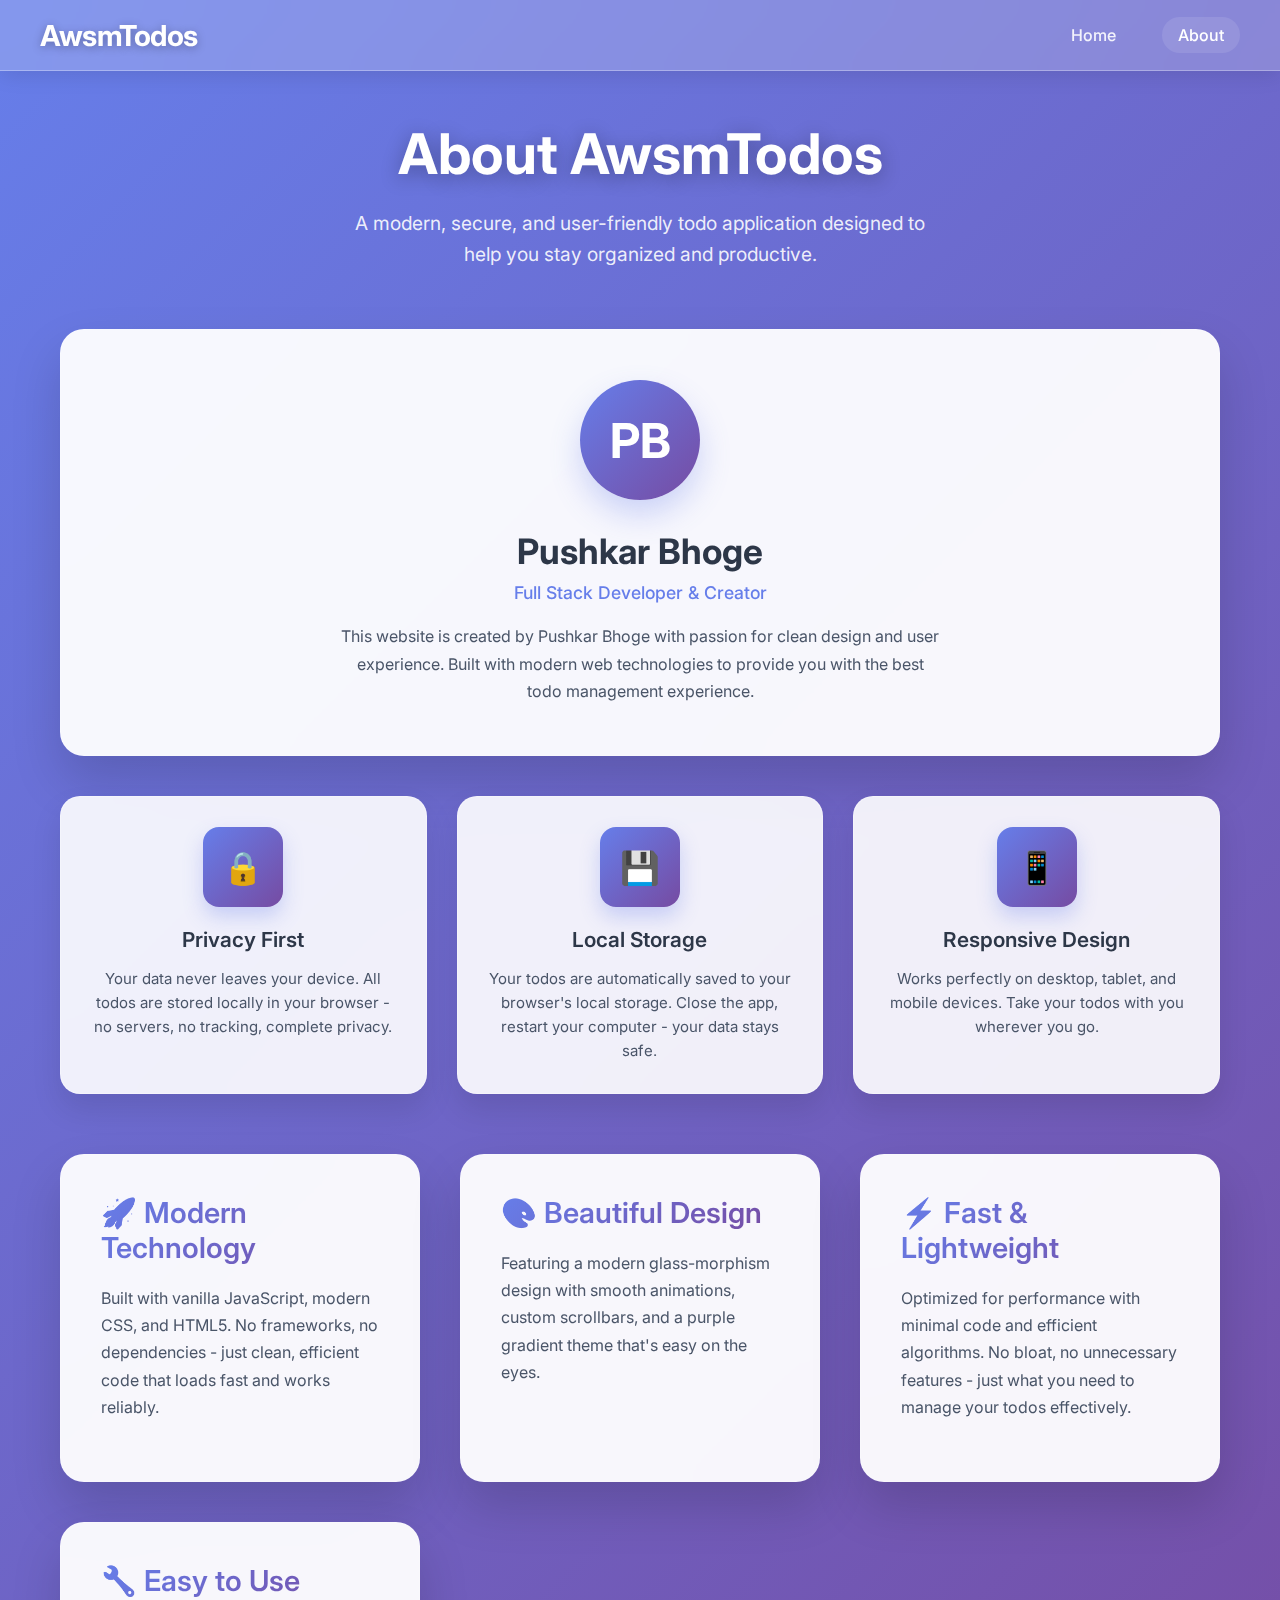
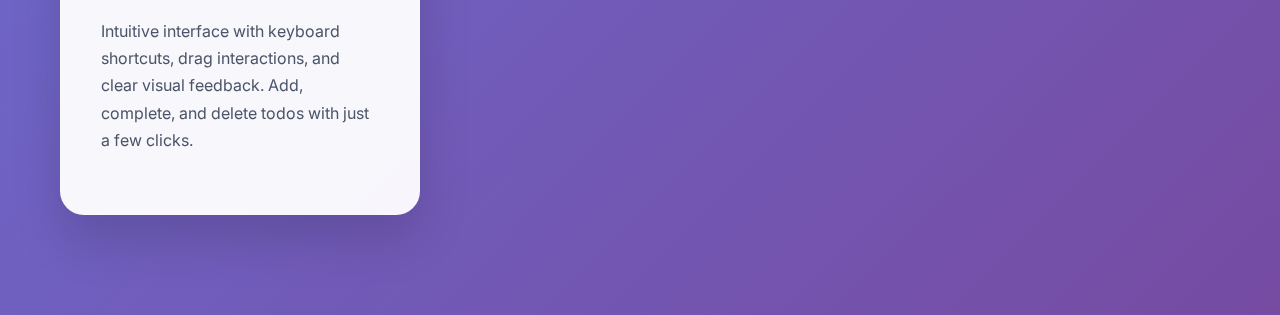
<file: about.html>
<!DOCTYPE html>
<html lang="en">
<head>
    <meta charset="UTF-8">
    <meta name="viewport" content="width=device-width, initial-scale=1.0">
    <title>About - AwsmTodos</title>
    <style>
        @import url('https://fonts.googleapis.com/css2?family=Inter:wght@300;400;500;600;700&display=swap');
        
        * {
            margin: 0;
            padding: 0;
            box-sizing: border-box;
        }

        /* Custom Scrollbar */
        ::-webkit-scrollbar {
            width: 6px;
        }

        ::-webkit-scrollbar-track {
            background: transparent;
        }

        ::-webkit-scrollbar-thumb {
            background: rgba(102, 126, 234, 0.3);
            border-radius: 10px;
            box-shadow: 0 2px 8px rgba(102, 126, 234, 0.2);
            transition: all 0.3s ease;
        }

        ::-webkit-scrollbar-thumb:hover {
            background: rgba(102, 126, 234, 0.5);
            box-shadow: 0 4px 12px rgba(102, 126, 234, 0.4);
        }

        body {
            font-family: 'Inter', -apple-system, BlinkMacSystemFont, sans-serif;
            background: linear-gradient(135deg, #667eea 0%, #764ba2 100%);
            min-height: 100vh;
            margin: 0;
            padding-top: 80px;
            overflow-x: hidden;
        }

        /* Navbar Styles */
        .navbar {
            position: fixed;
            top: 0;
            left: 0;
            right: 0;
            background: rgba(255, 255, 255, 0.2);
            backdrop-filter: blur(20px);
            border-bottom: 1px solid rgba(255, 255, 255, 0.3);
            z-index: 1000;
            padding: 0 20px;
            box-shadow: 0 4px 20px rgba(0, 0, 0, 0.1);
        }

        .nav-container {
            max-width: 1200px;
            margin: 0 auto;
            display: flex;
            justify-content: space-between;
            align-items: center;
            height: 70px;
        }

        .logo {
            font-size: 1.8rem;
            font-weight: 700;
            color: #ffffff;
            text-decoration: none;
            letter-spacing: -0.5px;
            text-shadow: 0 2px 10px rgba(0, 0, 0, 0.3);
            transition: all 0.3s ease;
        }

        .logo:hover {
            transform: scale(1.05);
            text-shadow: 0 4px 20px rgba(255, 255, 255, 0.5);
        }

        .nav-links {
            display: flex;
            list-style: none;
            gap: 30px;
            margin: 0;
            padding: 0;
        }

        .nav-links a {
            text-decoration: none;
            color: rgba(255, 255, 255, 0.9);
            font-weight: 500;
            font-size: 16px;
            transition: all 0.3s ease;
            position: relative;
            padding: 8px 16px;
            border-radius: 20px;
        }

        .nav-links a:hover, .nav-links a.active {
            color: #ffffff;
            background: rgba(255, 255, 255, 0.1);
            transform: translateY(-2px);
        }

        .mobile-menu {
            display: none;
            flex-direction: column;
            cursor: pointer;
            gap: 4px;
        }

        .mobile-menu span {
            width: 25px;
            height: 3px;
            background: #ffffff;
            transition: 0.3s;
            border-radius: 2px;
        }

        /* Main Content */
        .main-content {
            padding: 40px 20px;
            max-width: 1200px;
            margin: 0 auto;
        }

        .about-hero {
            text-align: center;
            margin-bottom: 60px;
            animation: fadeInUp 0.8s ease-out;
        }

        .about-hero h1 {
            font-size: 3.5rem;
            font-weight: 700;
            color: white;
            margin-bottom: 20px;
            text-shadow: 0 4px 20px rgba(0, 0, 0, 0.3);
        }

        .about-hero p {
            font-size: 1.2rem;
            color: rgba(255, 255, 255, 0.9);
            max-width: 600px;
            margin: 0 auto;
            line-height: 1.6;
        }

        .about-content {
            display: grid;
            grid-template-columns: repeat(auto-fit, minmax(350px, 1fr));
            gap: 40px;
            margin-bottom: 60px;
        }

        .about-card {
            background: rgba(255, 255, 255, 0.95);
            backdrop-filter: blur(20px);
            border-radius: 24px;
            padding: 40px;
            box-shadow: 0 25px 50px rgba(0, 0, 0, 0.15);
            border: 1px solid rgba(255, 255, 255, 0.2);
            animation: fadeInUp 0.8s ease-out;
            transition: transform 0.3s ease;
        }

        .about-card:hover {
            transform: translateY(-10px);
        }

        .about-card h2 {
            font-size: 1.8rem;
            font-weight: 600;
            color: #2d3748;
            margin-bottom: 20px;
            background: linear-gradient(135deg, #667eea, #764ba2);
            -webkit-background-clip: text;
            -webkit-text-fill-color: transparent;
            background-clip: text;
        }

        .about-card p {
            color: #4a5568;
            line-height: 1.7;
            font-size: 16px;
            margin-bottom: 20px;
        }

        .creator-section {
            background: rgba(255, 255, 255, 0.95);
            backdrop-filter: blur(20px);
            border-radius: 24px;
            padding: 50px;
            text-align: center;
            box-shadow: 0 25px 50px rgba(0, 0, 0, 0.15);
            border: 1px solid rgba(255, 255, 255, 0.2);
            animation: fadeInUp 0.8s ease-out 0.3s both;
            margin-bottom: 40px;
        }

        .creator-avatar {
            width: 120px;
            height: 120px;
            border-radius: 50%;
            background: linear-gradient(135deg, #667eea, #764ba2);
            margin: 0 auto 30px;
            display: flex;
            align-items: center;
            justify-content: center;
            font-size: 3rem;
            color: white;
            font-weight: 700;
            box-shadow: 0 15px 30px rgba(102, 126, 234, 0.3);
        }

        .creator-name {
            font-size: 2.2rem;
            font-weight: 700;
            color: #2d3748;
            margin-bottom: 10px;
        }

        .creator-title {
            font-size: 1.1rem;
            color: #667eea;
            font-weight: 500;
            margin-bottom: 20px;
        }

        .creator-description {
            color: #4a5568;
            line-height: 1.7;
            font-size: 16px;
            max-width: 600px;
            margin: 0 auto;
        }

        .features-grid {
            display: grid;
            grid-template-columns: repeat(auto-fit, minmax(300px, 1fr));
            gap: 30px;
            margin-bottom: 60px;
        }

        .feature-card {
            background: rgba(255, 255, 255, 0.9);
            backdrop-filter: blur(15px);
            border-radius: 20px;
            padding: 30px;
            text-align: center;
            box-shadow: 0 15px 30px rgba(0, 0, 0, 0.1);
            border: 1px solid rgba(255, 255, 255, 0.3);
            animation: fadeInUp 0.8s ease-out;
            transition: all 0.3s ease;
        }

        .feature-card:hover {
            transform: translateY(-5px);
            box-shadow: 0 20px 40px rgba(0, 0, 0, 0.15);
        }

        .feature-icon {
            width: 80px;
            height: 80px;
            border-radius: 16px;
            background: linear-gradient(135deg, #667eea, #764ba2);
            margin: 0 auto 20px;
            display: flex;
            align-items: center;
            justify-content: center;
            font-size: 2rem;
            color: white;
            box-shadow: 0 10px 20px rgba(102, 126, 234, 0.3);
        }

        .feature-card h3 {
            font-size: 1.3rem;
            font-weight: 600;
            color: #2d3748;
            margin-bottom: 15px;
        }

        .feature-card p {
            color: #4a5568;
            line-height: 1.6;
            font-size: 15px;
        }



        @keyframes fadeInUp {
            from {
                opacity: 0;
                transform: translateY(30px);
            }
            to {
                opacity: 1;
                transform: translateY(0);
            }
        }

        /* Mobile Styles */
        @media (max-width: 768px) {
            .nav-links {
                position: fixed;
                top: 70px;
                left: -100%;
                width: 100%;
                height: calc(100vh - 70px);
                background: rgba(102, 126, 234, 0.95);
                backdrop-filter: blur(20px);
                flex-direction: column;
                justify-content: flex-start;
                align-items: center;
                padding-top: 50px;
                transition: left 0.4s cubic-bezier(0.4, 0, 0.2, 1);
            }

            .nav-links.active {
                left: 0;
            }

            .mobile-menu {
                display: flex;
            }

            .about-hero h1 {
                font-size: 2.5rem;
            }

            .about-content {
                grid-template-columns: 1fr;
            }

            .creator-section {
                padding: 30px;
            }

            .features-grid {
                grid-template-columns: 1fr;
            }
        }
    </style>
</head>
<body>
    <!-- Navbar -->
    <nav class="navbar">
        <div class="nav-container">
            <a href="index.html" class="logo">AwsmTodos</a>
            <ul class="nav-links" id="navLinks">
                <li><a href="index.html">Home</a></li>
                <li><a href="about.html" class="active">About</a></li>
            </ul>
            <div class="mobile-menu" id="mobileMenu">
                <span></span>
                <span></span>
                <span></span>
            </div>
        </div>
    </nav>

    <!-- Main Content -->
    <div class="main-content">
        <!-- Hero Section -->
        <div class="about-hero">
            <h1>About AwsmTodos</h1>
            <p>A modern, secure, and user-friendly todo application designed to help you stay organized and productive.</p>
        </div>

        <!-- Creator Section -->
        <div class="creator-section">
            <div class="creator-avatar">PB</div>
            <h2 class="creator-name">Pushkar Bhoge</h2>
            <p class="creator-title">Full Stack Developer & Creator</p>
            <p class="creator-description">
                This website is created by Pushkar Bhoge with passion for clean design and user experience. 
                Built with modern web technologies to provide you with the best todo management experience.
            </p>

        </div>

        <!-- Features Grid -->
        <div class="features-grid">
            <div class="feature-card">
                <div class="feature-icon">🔒</div>
                <h3>Privacy First</h3>
                <p>Your data never leaves your device. All todos are stored locally in your browser - no servers, no tracking, complete privacy.</p>

            </div>

            <div class="feature-card">
                <div class="feature-icon">💾</div>
                <h3>Local Storage</h3>
                <p>Your todos are automatically saved to your browser's local storage. Close the app, restart your computer - your data stays safe.</p>

            </div>

            <div class="feature-card">
                <div class="feature-icon">📱</div>
                <h3>Responsive Design</h3>
                <p>Works perfectly on desktop, tablet, and mobile devices. Take your todos with you wherever you go.</p>

            </div>
        </div>

        <!-- About Content -->
        <div class="about-content">
            <div class="about-card">
                <h2>🚀 Modern Technology</h2>
                <p>Built with vanilla JavaScript, modern CSS, and HTML5. No frameworks, no dependencies - just clean, efficient code that loads fast and works reliably.</p>

            </div>

            <div class="about-card">
                <h2>🎨 Beautiful Design</h2>
                <p>Featuring a modern glass-morphism design with smooth animations, custom scrollbars, and a purple gradient theme that's easy on the eyes.</p>

            </div>

            <div class="about-card">
                <h2>⚡ Fast & Lightweight</h2>
                <p>Optimized for performance with minimal code and efficient algorithms. No bloat, no unnecessary features - just what you need to manage your todos effectively.</p>

            </div>

            <div class="about-card">
                <h2>🔧 Easy to Use</h2>
                <p>Intuitive interface with keyboard shortcuts, drag interactions, and clear visual feedback. Add, complete, and delete todos with just a few clicks.</p>

            </div>
        </div>
    </div>

    <script>
        // Mobile menu toggle
        const mobileMenu = document.getElementById('mobileMenu');
        const navLinks = document.getElementById('navLinks');

        mobileMenu.addEventListener('click', () => {
            navLinks.classList.toggle('active');
            mobileMenu.classList.toggle('active');
        });

        document.querySelectorAll('.nav-links a').forEach(link => {
            link.addEventListener('click', () => {
                navLinks.classList.remove('active');
                mobileMenu.classList.remove('active');
            });
        });

        // Mobile menu hamburger animation
        mobileMenu.addEventListener('click', () => {
            const spans = mobileMenu.querySelectorAll('span');
            mobileMenu.classList.toggle('active');
            
            if (mobileMenu.classList.contains('active')) {
                spans[0].style.transform = 'rotate(45deg) translate(5px, 5px)';
                spans[1].style.opacity = '0';
                spans[2].style.transform = 'rotate(-45deg) translate(7px, -6px)';
            } else {
                spans[0].style.transform = 'none';
                spans[1].style.opacity = '1';
                spans[2].style.transform = 'none';
            }
        });
    </script>
</body>
</html>
</file>
